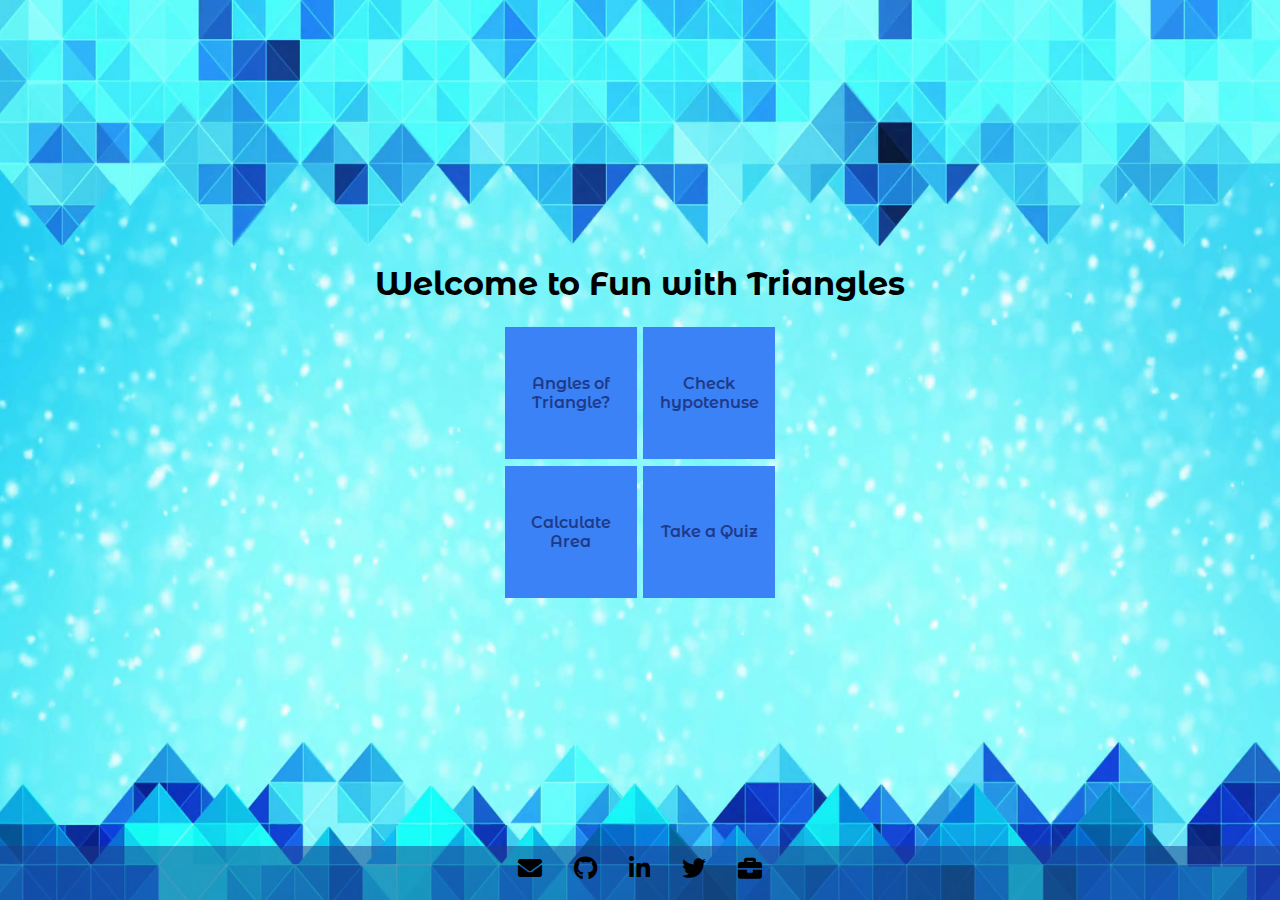
<file: index.html>
<!DOCTYPE html>
<html lang="en">
<head>
    <meta charset="UTF-8">
    <meta name="viewport" content="width=device-width, initial-scale=1.0">
    <title>Fun With Triangles</title>
    <meta name="author" content="Ankita Bagale">
    <link rel="stylesheet" href="https://cdnjs.cloudflare.com/ajax/libs/font-awesome/5.15.1/css/all.min.css">
    <link rel="stylesheet" href="style.css">
    <link rel="preconnect" href="https://fonts.gstatic.com">
    <link href="https://fonts.googleapis.com/css2?family=Montserrat+Alternates:wght@400;500;600&display=swap" rel="stylesheet">
</head>
<body>
    <div class="verticalMiddle">
        <div>
            <h1>Welcome to Fun with Triangles</h1>
            <div class="grid">
                <div class="col">
                    <a href="./anglesOfTri.html"><div class="cell"><p>Angles of Triangle?</p></div></a>
                    <a href="./calArea.html"><div class="cell">Calculate Area</div></a>                
                </div>
                <div class="col">
                    <a href="./checkHyp.html"><div class="cell">Check hypotenuse</div></a>                
                    <a href="./takeAQuiz.html"><div class="cell">Take a Quiz</div></a>
                </div>
            </div>
        </div>
       
    </div>
    
    <footer id="footer">
        <ul class="footer-list">
            <li class="list-item"><a target="_blank" href="mailto:manali.bagale@gmail.com" class="footer-links">
                <i class="fa fa-envelope" aria-hidden="true"></i></a>
            </li>
            <li class="list-item"><a target="_blank" href="https://github.com/AnkitaBagale">
                <i class="fab fa-github" aria-hidden="true"></i>
                </a>
            </li>
            <li class="list-item"><a target="_blank" href="https://www.linkedin.com/in/ankita-bagale1108">
                <i class="fab fa-linkedin-in"></i>
                </a>
            </li>
            <li class="list-item"><a target="_blank" href="https://twitter.com/AnkitaB1108">
                <i class="fab fa-twitter"></i>
                </a>
            </li>
            <li class="list-item"><a target="_blank" href="https://ankitabagale-portfolio.netlify.app/">
                <i class="fas fa-briefcase"></i>
                </a>
            </li>
            
        </ul>
    </footer>

</body>
</html>
</file>
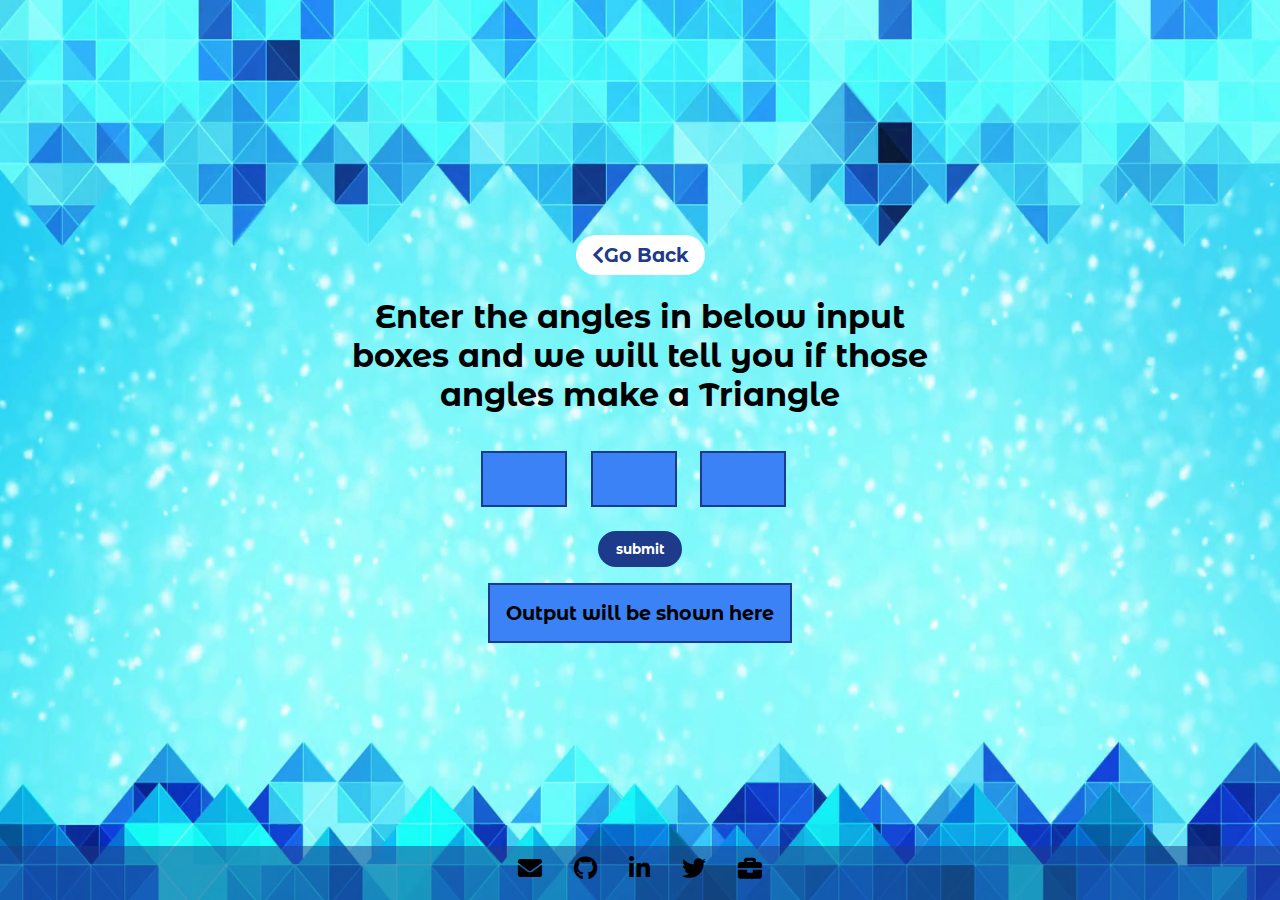
<file: anglesOfTri.html>
<!DOCTYPE html>
<html lang="en">
<head>
    <meta charset="UTF-8">
    <meta name="viewport" content="width=device-width, initial-scale=1.0">
    <title>Fun With Triangles</title>
    <meta name="author" content="Ankita Bagale">
    <link rel="stylesheet" href="https://cdnjs.cloudflare.com/ajax/libs/font-awesome/5.15.1/css/all.min.css">
    
    <link rel="stylesheet" href="style.css">
    <link rel="preconnect" href="https://fonts.gstatic.com">
    <link href="https://fonts.googleapis.com/css2?family=Montserrat+Alternates:wght@400;500;600&display=swap" rel="stylesheet">
    <link rel="stylesheet" href="https://cdnjs.cloudflare.com/ajax/libs/font-awesome/5.15.1/css/all.min.css">

</head>
<body>
    <div class="verticalMiddle">
        <section class="section">
                <div class="backCTAContainer">
                    <i class="fas fa-chevron-left"></i><a href="/index.html">Go Back</a>
                </div>
                
                <h1>Enter the angles in below input boxes and we will tell you if those angles make a Triangle</h1>
                
                <form class="form" id="formTriangle">
                    <input class="inputBox inputAngle" type="number" min="1" max="180" required>
                    <input class="inputBox inputAngle" type="number" min="1" max="180" required>
                    <input class="inputBox inputAngle" type="number" min="1" max="180" required>
                    <button class="button inputAngle" id="submitBtn">submit</button>
                </form>
                <div class="outputHere">
                    <div id="isTriangle">Output will be shown here</div>
                </div>
        </section>
    </div>
    
    <footer id="footer">
        <ul class="footer-list">
            <li class="list-item"><a target="_blank" href="mailto:manali.bagale@gmail.com" class="footer-links">
                <i class="fa fa-envelope" aria-hidden="true"></i></a>
            </li>
            <li class="list-item"><a target="_blank" href="https://github.com/AnkitaBagale">
                <i class="fab fa-github" aria-hidden="true"></i>
                </a>
            </li>
            <li class="list-item"><a target="_blank" href="https://www.linkedin.com/in/ankita-bagale1108">
                <i class="fab fa-linkedin-in"></i>
                </a>
            </li>
            <li class="list-item"><a target="_blank" href="https://twitter.com/AnkitaB1108">
                <i class="fab fa-twitter"></i>
                </a>
            </li>
            <li class="list-item"><a target="_blank" href="https://ankitabagale-portfolio.netlify.app/">
                <i class="fas fa-briefcase"></i>
                </a>
            </li>
            
        </ul>
    </footer>

    <script src="anglesOfTri.js"></script>
</body>
</html>
</file>
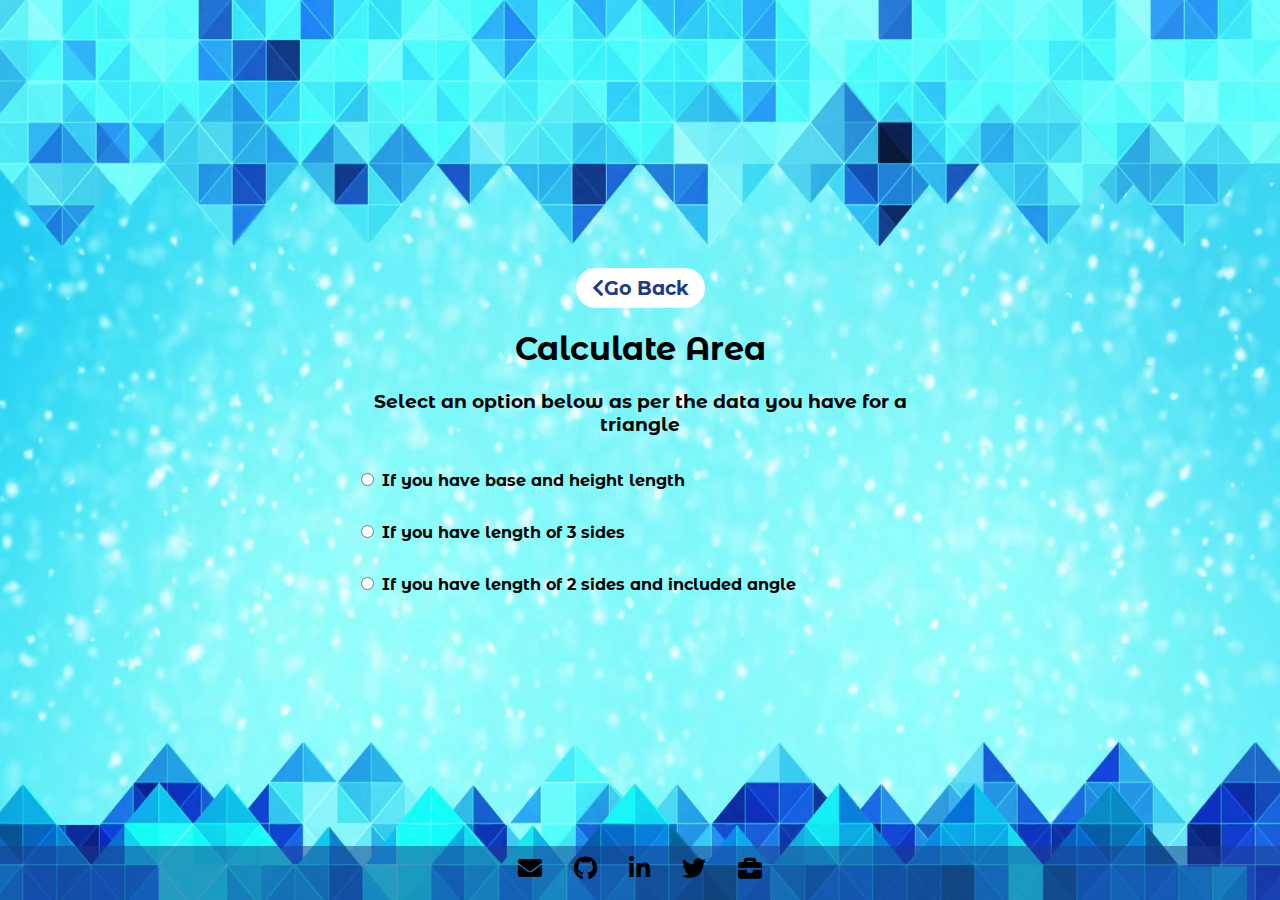
<file: calArea.html>
<!DOCTYPE html>
<html lang="en">
<head>
    <meta charset="UTF-8">
    <meta name="viewport" content="width=device-width, initial-scale=1.0">
    <title>Fun With Triangles</title>
    <meta name="author" content="Ankita Bagale">
    <link rel="stylesheet" href="https://cdnjs.cloudflare.com/ajax/libs/font-awesome/5.15.1/css/all.min.css">
    
    <link rel="stylesheet" href="style.css">
    <link rel="preconnect" href="https://fonts.gstatic.com">
    <link href="https://fonts.googleapis.com/css2?family=Montserrat+Alternates:wght@400;500;600&display=swap" rel="stylesheet">
    <link rel="stylesheet" href="https://cdnjs.cloudflare.com/ajax/libs/font-awesome/5.15.1/css/all.min.css">

</head>
<body>
    <div class="verticalMiddle">
        <section class="section">
            <div class="backCTAContainer">
                <i class="fas fa-chevron-left"></i><a href="/index.html">Go Back</a>
            </div>
            <h1>Calculate Area</h1>
            <h3>Select an option below as per the data you have for a triangle</h3>

            <!-- select option to calculate area -->
            <form class="formulaSelectionForm">
                <div class="radio">
                    <label class="label" for="calArea1">
                    <input type="radio" id="calArea1" name="areaCalOption" value="areaCalOption1">
                    If you have base and height length</label>
                </div>
                <div class="radio">
                    <label class="label" for="calArea2">
                    <input type="radio" id="calArea2" name="areaCalOption" value="areaCalOption2">
                    If you have length of 3 sides</label>
                </div>
                <div class="radio">
                    <label class="label" for="calArea3">
                    <input type="radio" id="calArea3" name="areaCalOption" value="areaCalOption3">
                    If you have length of 2 sides and included angle</label>
                </div>
            </form>

            <!-- area calculation 1st formula -->
            <div style="margin-top: 1rem; margin-bottom: 1rem;" class="areaCalBlock">
                <div class="triangle">
                    
                    <label class="label heightH">height</label>
                    <label class="label sideC">base</label>
                    <div class="line line1"></div>
                    <div class="line line2"></div>
                    <div class="line line3"></div>
                    <div class="line line4"></div>
                    <div class="line line5"></div>
                    <div class="line line6"></div>
                </div>
                
                <form class="form" class="formForAreaCal">
                    <label class="label">base=
                        <input class="inputBox inputSide inputInOption1" type="number" min="0.0001" step="0.00001" required> 
                    </label>

                    <label class="label">height=
                        <input class="inputBox inputSide inputInOption1" type="number" min="0.0001" step="0.00001" required>
                    </label>
                    
                    <button class="button" id="submitBtn">calculate</button>
                </form>
                <h2>Area will be calculated here-</h2>
                <div class="outputHere">
                    <label class="label">Area=</label>
                    <div style="display:inline;" class="areaShowHere">1/2*base*height</div>
                </div>
            </div>

            <!-- area calculation 2nd formula -->
            <div style="margin-top: 1rem; margin-bottom: 1rem;" class="areaCalBlock">
                <div class="triangle">
                    <label class="label sideA">a</label>
                    <label class="label sideB">b</label>
                    <label class="label sideC">c</label>
                    <div class="line line1"></div>
                    <div class="line line2"></div>
                    <div class="line line3"></div>
                </div>
                
                <form class="form" class="formForAreaCal">
                    
                    <label class="label">a=
                        <input class="inputBox inputSide inputInOption2" type="number" min="0.0001" step="0.00001" required>
                    </label>

                    <label class="label">b=
                        <input class="inputBox inputSide inputInOption2" type="number" min="0.0001" step="0.00001" required>
                    </label>

                    <label class="label">c=
                        <input class="inputBox inputSide inputInOption2" type="number" min="0.0001" step="0.00001" required>
                    </label>
                    <p class="label error" style="color: brown;">Enter valid side lengths such that each side length should be less than sum of other two sides</p>
                    
                    <button class="button" id="submitBtn">calculate</button>
                </form>
                <h2>Area will be calculated here-</h2>
                <div class="outputHere">
                    <label class="label">Area=</label>
                    <div style="display:inline;" class="areaShowHere"><span style="font-size: 1.8rem;">√</span><span style="border-top:2px solid black; padding-top:0.1rem;">s(s-a)(s-b)(s-c)</span></div>
                </div>
            </div>
            
             <!-- area calculation 3rd formula -->
            <div style="margin-top: 1rem; margin-bottom: 1rem;" class="areaCalBlock">
                <div class="triangle">
                    <label class="label angleA">A</label>
                    <label class="label sideB">b</label>
                    <label class="label sideC">c</label>
                    <div class="line line1"></div>
                    <div class="line line2"></div>
                    <div class="line line3"></div>
                </div>
                
                <form class="form" class="formForAreaCal">
                    
                    <label class="label">b=
                        <input class="inputBox inputSide inputInOption3" type="number" min="0.0001" step="0.00001" required>
                    </label>
                    
                    <label class="label">c=
                        <input class="inputBox inputSide inputInOption3" type="number" min="0.0001" step="0.00001" required>
                    </label>

                    <label class="label">∠A(deg)=
                        <input class="inputBox inputSide inputInOption3" type="number" min="0.0001" step="0.00001" max="360" required>
                    </label>

                    <button class="button" id="submitBtn">calculate</button>
                </form>
                <h2>Area will be calculated here-</h2>
                <div class="outputHere">
                    <label class="label">Area=</label>
                    <div style="display:inline;" class="areaShowHere">1/2*b*c*sin(A)</div>
                </div>
            </div>
            

        </section>
    </div>
    
    
    
    
    <footer id="footer">
        <ul class="footer-list">
            <li class="list-item"><a target="_blank" href="mailto:manali.bagale@gmail.com" class="footer-links">
                <i class="fa fa-envelope" aria-hidden="true"></i></a>
            </li>
            <li class="list-item"><a target="_blank" href="https://github.com/AnkitaBagale">
                <i class="fab fa-github" aria-hidden="true"></i>
                </a>
            </li>
            <li class="list-item"><a target="_blank" href="https://www.linkedin.com/in/ankita-bagale1108">
                <i class="fab fa-linkedin-in"></i>
                </a>
            </li>
            <li class="list-item"><a target="_blank" href="https://twitter.com/AnkitaB1108">
                <i class="fab fa-twitter"></i>
                </a>
            </li>
            <li class="list-item"><a target="_blank" href="https://ankitabagale-portfolio.netlify.app/">
                <i class="fas fa-briefcase"></i>
                </a>
            </li>
            
        </ul>
    </footer>

    <script src="calArea.js"></script>

</body>
</html>
</file>
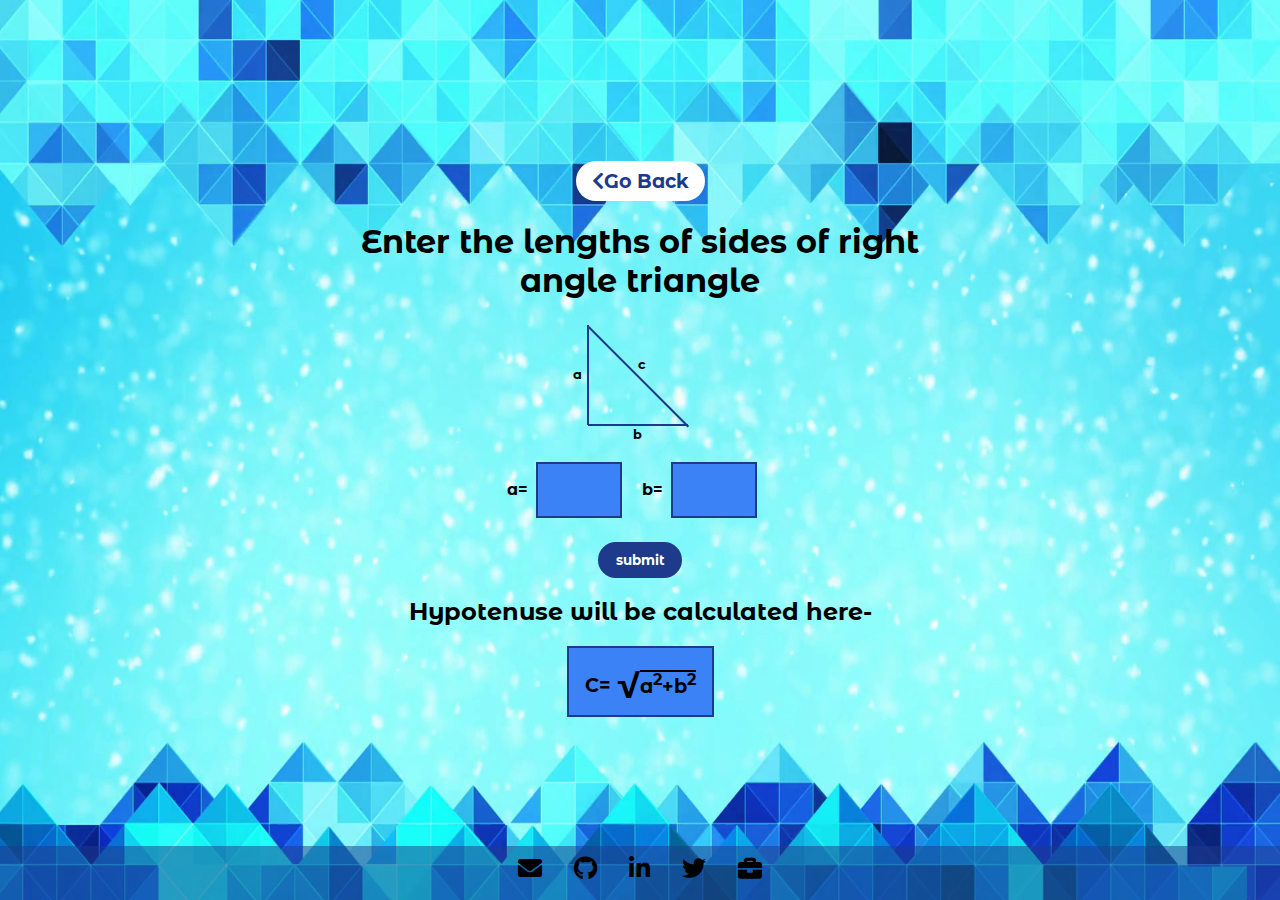
<file: checkHyp.html>
<!DOCTYPE html>
<html lang="en">
<head>
    <meta charset="UTF-8">
    <meta name="viewport" content="width=device-width, initial-scale=1.0">
    <title>Fun With Triangles</title>
    <meta name="author" content="Ankita Bagale">
    <link rel="stylesheet" href="https://cdnjs.cloudflare.com/ajax/libs/font-awesome/5.15.1/css/all.min.css">
    <link rel="stylesheet" href="style.css">
    <link rel="preconnect" href="https://fonts.gstatic.com">
    <link href="https://fonts.googleapis.com/css2?family=Montserrat+Alternates:wght@400;500;600&display=swap" rel="stylesheet">
    <link rel="stylesheet" href="https://cdnjs.cloudflare.com/ajax/libs/font-awesome/5.15.1/css/all.min.css">

</head>
<body>
    <div class="verticalMiddle">
        <section class="section">
            <div class="backCTAContainer">
                <i class="fas fa-chevron-left"></i><a href="/index.html">Go Back</a>
            </div>
            <h1>Enter the lengths of sides of right angle triangle</h1>
            <div class="triangle">
                <label class="label sideA">a</label>
                <label class="label sideB">b</label>
                <label class="label sideC">c</label>
                <div class="line line1"></div>
                <div class="line line2"></div>
                <div class="line line3"></div>
            </div>
            
            <form class="form" id="formHyp">
                
                <label class="label">a=
                <input class="inputBox inputSide" type="number" min="0.0001" step="0.00001" required> </label>
                
                <label class="label">b=
                <input class="inputBox inputSide" type="number" min="0.0001" step="0.00001" required></label>

                <button class="button" id="submitBtn">submit</button> 
            </form>
            <h2>Hypotenuse will be calculated here-</h2>
            <div class="outputHere">
                <label class="label">C=</label>
                <div style="display:inline;" class="hypShowHere"><span style="font-size: 1.8rem;">√</span><span style="border-top:2px solid black; padding-top:0.1rem;">a<sup>2</sup>+b<sup>2</sup></span></div>
            </div>                
        </section>
    </div>
    
    <footer id="footer">
        <ul class="footer-list">
            <li class="list-item"><a target="_blank" href="mailto:manali.bagale@gmail.com" class="footer-links">
                <i class="fa fa-envelope" aria-hidden="true"></i></a>
            </li>
            <li class="list-item"><a target="_blank" href="https://github.com/AnkitaBagale">
                <i class="fab fa-github" aria-hidden="true"></i>
                </a>
            </li>
            <li class="list-item"><a target="_blank" href="https://www.linkedin.com/in/ankita-bagale1108">
                <i class="fab fa-linkedin-in"></i>
                </a>
            </li>
            <li class="list-item"><a target="_blank" href="https://twitter.com/AnkitaB1108">
                <i class="fab fa-twitter"></i>
                </a>
            </li>
            <li class="list-item"><a target="_blank" href="https://ankitabagale-portfolio.netlify.app/">
                <i class="fas fa-briefcase"></i>
                </a>
            </li>
            
        </ul>
    </footer>

    <script>
        const inputSides= document.querySelectorAll(".inputSide");
        let lengthA, lengthB;
        const formHyp = document.querySelector("#formHyp");
        const hypotenuse= document.querySelector(".hypShowHere");
        formHyp.addEventListener('submit', (e)=>{
            e.preventDefault();
            lengthA = Number(inputSides[0].value);  
            lengthB = Number(inputSides[1].value);  
            
            hypotenuse.innerText = Math.sqrt((lengthA*lengthA) + (lengthB*lengthB));
            
        })

    </script>

</body>
</html>
</file>
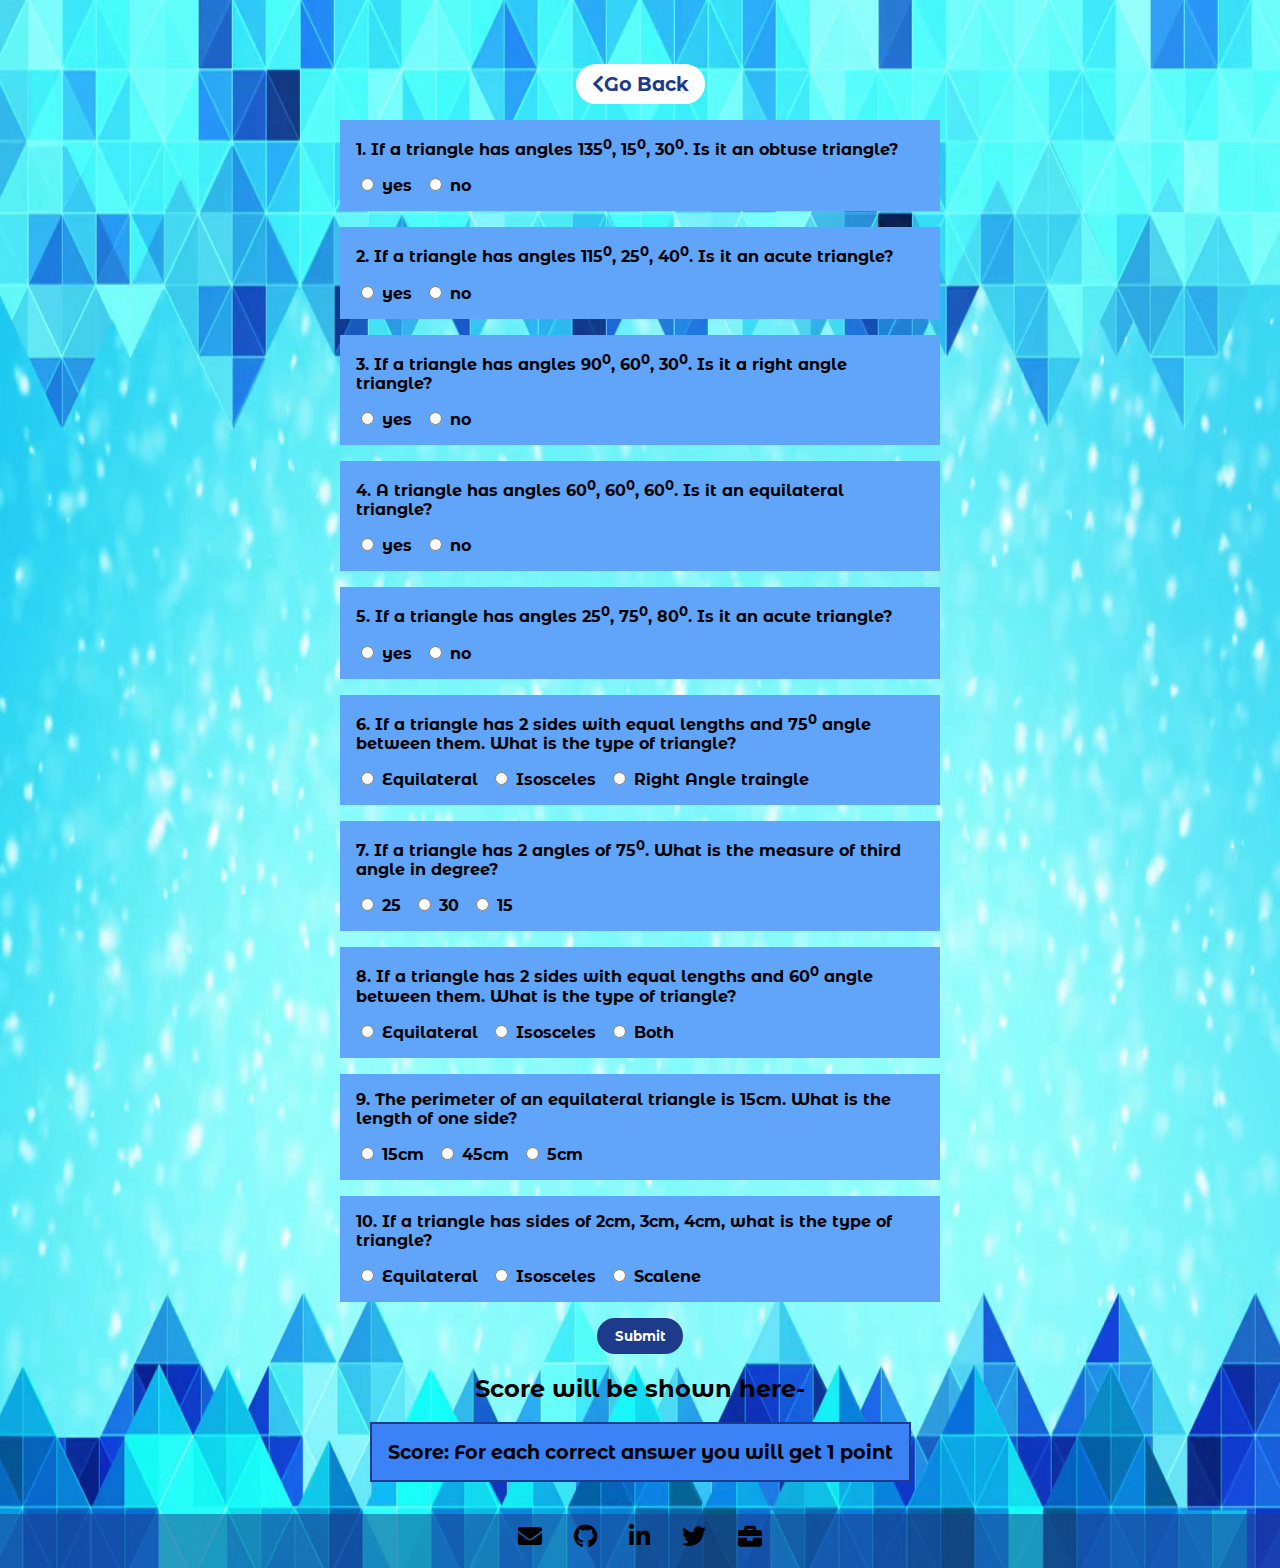
<file: takeAQuiz.html>
<!DOCTYPE html>
<html lang="en">
<head>
    <meta charset="UTF-8">
    <meta name="viewport" content="width=device-width, initial-scale=1.0">
    <title>Fun With Triangles</title>
    <meta name="author" content="Ankita Bagale">
    <link rel="stylesheet" href="https://cdnjs.cloudflare.com/ajax/libs/font-awesome/5.15.1/css/all.min.css">
    <link rel="stylesheet" href="style.css">
    <link rel="preconnect" href="https://fonts.gstatic.com">
    <link href="https://fonts.googleapis.com/css2?family=Montserrat+Alternates:wght@400;500;600&display=swap" rel="stylesheet">
    <link rel="stylesheet" href="https://cdnjs.cloudflare.com/ajax/libs/font-awesome/5.15.1/css/all.min.css">

</head>
<body>
    <div class="verticalMiddle">
        <section class="section">
                <div class="backCTAContainer">
                    <i class="fas fa-chevron-left"></i><a href="/index.html">Go Back</a>
                </div>

                <form class="formQuiz">
                    
                    <div class="radio ow">
                        <label class="label question">1. If a triangle has angles 135<sup>0</sup>, 15<sup>0</sup>, 30<sup>0</sup>. Is it an obtuse triangle?</label>
                        
                        <label for="radio1" class="label"><input required type="radio" id="radio1" name="que1" value="option1">
                        yes</label>
                        
                        <label for="radio2" class="label"><input required type="radio" id="radio2" name="que1" value="option2">
                        no</label>
                    </div>
                    
                    <div class="radio ow">
                        <label class="label question">2. If a triangle has angles 115<sup>0</sup>, 25<sup>0</sup>, 40<sup>0</sup>. Is it an acute triangle?</label>
                        
                        <label for="radio3" class="label"><input required type="radio" id="radio3" name="que2" value="option1">
                        yes</label>
                        
                        <label for="radio4" class="label"><input required type="radio" id="radio4" name="que2" value="option2">
                        no</label>
                    </div>
                    
                    <div class="radio ow">
                        <label class="label question">3. If a triangle has angles 90<sup>0</sup>, 60<sup>0</sup>, 30<sup>0</sup>. Is it a right angle triangle?</label>
                        
                        <label for="radio5" class="label"><input required type="radio" id="radio5" name="que3" value="option1">
                        yes</label>
                        
                        <label for="radio6" class="label"><input required type="radio" id="radio6" name="que3" value="option2">
                        no</label>
                    </div>
                    
                    <div class="radio ow">
                        <label class="label question">4. A triangle has angles 60<sup>0</sup>, 60<sup>0</sup>, 60<sup>0</sup>. Is it an equilateral triangle?</label>
                        
                        <label for="radio7" class="label"><input required type="radio" id="radio7" name="que4" value="option1">
                        yes</label>
                        
                        <label for="radio8" class="label"><input required type="radio" id="radio8" name="que4" value="option2">
                        no</label>
                    </div>

                    <div class="radio ow">
                        <label class="label question">5. If a triangle has angles 25<sup>0</sup>, 75<sup>0</sup>, 80<sup>0</sup>. Is it an acute triangle?</label>
                        
                        <label for="radio9" class="label"><input required type="radio" id="radio9" name="que5" value="option1">
                        yes</label>
                        
                        <label for="radio10" class="label"><input required type="radio" id="radio10" name="que5" value="option2">
                        no</label>
                    </div>
                    <div class="radio ow">
                        <label class="label question">6. If a triangle has 2 sides with equal lengths and 75<sup>0</sup> angle between them. What is the type of triangle?</label>
                        
                        <label for="radio11" class="label"><input required type="radio" id="radio11" name="que6" value="option1">
                        Equilateral</label>
                        
                        <label for="radio12" class="label"><input required type="radio" id="radio12" name="que6" value="option2">
                        Isosceles</label>
                        
                        <label for="radio13" class="label"><input required type="radio" id="radio13" name="que6" value="option3">
                        Right Angle traingle</label>
                    </div>
                    
                    <div class="radio ow">
                        <label class="label question">7. If a triangle has 2 angles of 75<sup>0</sup>. What is the measure of third angle in degree?</label>
                        
                        <label for="radio14" class="label"><input required type="radio" id="radio14" name="que7" value="option1">
                        25</label>
                        
                        <label for="radio15" class="label"><input required type="radio" id="radio15" name="que7" value="option2">
                        30</label>
                        
                        <label for="radio16" class="label"><input required type="radio" id="radio16" name="que7" value="option3">
                        15</label>
                    </div>
                    <div class="radio ow">
                        <label class="label question">8. If a triangle has 2 sides with equal lengths and 60<sup>0</sup> angle between them. What is the type of triangle?</label>
                        
                        <label for="radio17" class="label"><input required type="radio" id="radio17" name="que8" value="option1">
                        Equilateral</label>
                        
                        <label for="radio18" class="label"><input required type="radio" id="radio18" name="que8" value="option2">
                        Isosceles</label>
                        
                        <label for="radio19" class="label"><input required type="radio" id="radio19" name="que8" value="option3">
                        Both</label>
                    </div>
                    
                    <div class="radio ow">
                        <label class="label question">9. The perimeter of an equilateral triangle is 15cm. What is the length of one side?</label>
                        
                        <label for="radio20" class="label"><input required type="radio" id="radio20" name="que9" value="option1">
                        15cm</label>
                        
                        <label for="radio21" class="label"><input required type="radio" id="radio21" name="que9" value="option2">
                        45cm</label>
                        
                        <label for="radio22" class="label"><input required type="radio" id="radio22" name="que9" value="option3">
                        5cm</label>
                    </div>

                    <div class="radio ow">
                        <label class="label question">10. If a triangle has sides of 2cm, 3cm, 4cm, what is the type of triangle?</label>
                        
                        <label for="radio23" class="label"><input required type="radio" id="radio23" name="que10" value="option1">
                        Equilateral</label>
                        
                        <label for="radio24" class="label"><input required type="radio" id="radio24" name="que10" value="option2">
                        Isosceles</label>
                        
                        <label for="radio25" class="label"><input required type="radio" id="radio25" name="que10" value="option3">
                        Scalene</label>
                    </div>
                    <button class="button" id="submitQuiz">Submit</button>
                </form>
                <h2>Score will be shown here-</h2>
                <div class="outputHere">
                    <label class="label">Score:</label>
                    <div style="display:inline;" class="scoreHere">For each correct answer you will get 1 point</div>
                </div>
        </section>
    </div>
    
    <footer id="footer">
        <ul class="footer-list">
            <li class="list-item"><a target="_blank" href="mailto:manali.bagale@gmail.com" class="footer-links">
                <i class="fa fa-envelope" aria-hidden="true"></i></a>
            </li>
            <li class="list-item"><a target="_blank" href="https://github.com/AnkitaBagale">
                <i class="fab fa-github" aria-hidden="true"></i>
                </a>
            </li>
            <li class="list-item"><a target="_blank" href="https://www.linkedin.com/in/ankita-bagale1108">
                <i class="fab fa-linkedin-in"></i>
                </a>
            </li>
            <li class="list-item"><a target="_blank" href="https://twitter.com/AnkitaB1108">
                <i class="fab fa-twitter"></i>
                </a>
            </li>
            <li class="list-item"><a target="_blank" href="https://ankitabagale-portfolio.netlify.app/">
                <i class="fas fa-briefcase"></i>
                </a>
            </li>
            
        </ul>
    </footer>
    
    <script src="quiz.js"></script>
</body>
</html>
</file>
<file: style.css>
:root{
    --primary-color: #1E3A8A;
    --secondary-color: #3B82F6;
    --off-white: #60A5FA;
}

*{
    font-family: 'Montserrat Alternates', sans-serif;
}

body{
    background-image: url('bgTriangles.jpg');
    background-repeat: no-repeat;
    background-position: center;
    background-size: 100% 100%;
    min-height: 100vh;
    margin: 0;
}

.grid{
    display: flex;
    flex-wrap: wrap;
    justify-content: center;
}

.verticalMiddle{
    display: flex;
    justify-content: center;
    align-items: center;
    min-height: 94vh;
    text-align: center;
}

.cell{
    background-color: var(--secondary-color);
    width: 100px;
    height: 100px;
    margin: 0.2rem 0.2rem 0.4rem;
    padding: 1rem;

    text-align: center;
    display: flex;
    justify-content: center;
    align-items: center;

    font-size: 1rem;
    font-weight: 600;
    cursor: pointer;
    color:var(--primary-color);
}
a{
    text-decoration: none;
    color: black;
}

.col a:hover .cell{
    background-color: var(--primary-color);
    color: white;
    text-decoration: none;
}
.section{
    width: 100%;
    max-width: 600px;
    text-align: center;
    margin: 2rem 1rem;
}

.inputBox{
    background-color: var(--secondary-color);
    border:2px solid var(--primary-color);
    padding: 1rem;
    margin: 1rem 1rem 1.5rem 0.2rem;
    height: 20px;
    width: 50px;
    overflow: scroll;

}
.inputBox::-webkit-scrollbar {
    width: 0px;
  }

.button{
    display: block;
    margin: 0 auto 1rem;
    padding: 0.5rem 1rem;
    background-color: var(--primary-color);
    color: white;
    font-weight: bold;
    border: none;
    border-radius: 1.5rem;
    cursor: pointer;
    border: 2px solid var(--primary-color);
}

.button:hover{
    background-color: var(--secondary-color);
    color:var(--primary-color);
}

.backCTAContainer{
    margin: 2rem auto 0rem;
    color: var(--primary-color);
    font-size: 1.2rem;
    width: fit-content;
    padding: 0.5rem 1rem;

    border-radius: 1.5rem;
    background-color: white;
}
.backCTAContainer a{
font-weight: bold;
color: var(--primary-color);
}
.backCTAContainer a:hover{
    border-bottom: 2px solid var(--primary-color);
}

.outputHere{
    margin: auto;
    font-weight: bold;
    font-size: 1.2rem;
    padding: 1rem;
    width: fit-content;
    border: 2px solid var(--primary-color);
    background-color: var(--secondary-color);
}
.label{
    font-weight: bold;
    display: inline-block;
}

/* triangle grahics in html and css */
.triangle div{
    height: 2px;
    background-color: var(--primary-color);
}
.triangle{
    position: relative;
    width: 104px;
    height: 104px;
    margin: 0 auto 20px;

}
.triangle label{
    position: absolute;
    font-size: 0.8rem;
}
    
.sideA{
    left: -15px;
    top: 45px;
}
.sideB{
    left: 45px;
    top:105px;
}
.sideC{
    left: 50px;
    top: 35px;
}
.heightH{
    left: 25px;
    top:75px;
}
.angleA{
    left: 75px;
    top:87px;
}
.triangle .line1{
    width: 100px;
    bottom: -102px;
    
}

.triangle .line2{
    width: 100px;
    transform: rotate(90deg);
    top: 50px;
    left: -50px;
}
.triangle .line3{
    width: 141.42px;
    transform: rotate(45deg);
    top: 50px;
    left: -20px;
}
.triangle .line4{
    width: 71px;
    transform: rotate(135deg);
    left:-12px;
    top: 72px
}
.triangle .line5{
    width: 8px;
    transform: rotate(135deg);
    left:50px;
    top: 55px;
}
.triangle .line6{
    width: 12px;
    transform: rotate(45deg);
    left:41px;
    top: 50px;
}
.line{
    position: relative;
    bottom: -100px;
}


.formulaSelectionForm{
    text-align: left;
}

.areaCalBlock{
display: none;
}

.formQuiz{
    text-align: left;
}
.formQuiz label.question{
    display: block;
}
.radio input{
cursor: pointer;
padding: 0.5rem 0.5rem;
display: inline-block;
}
.radio{
    padding: 0.5rem 1rem;
    white-space: normal;
}
.radio label{
    cursor: pointer;
    padding: 0.5rem 0.5rem 0.5rem 0;
    display: inline-block;
}
.ow{
    background-color: var(--off-white);
    margin-top: 1rem;
    margin-bottom: 1rem;
}
.error{
    display: none;
}

#footer{
    width: 100%;
    min-height: 6vh;
    background-color: rgb(30, 58, 138, 0.5);
}
.footer-list{
    height: inherit;
    display: flex;
    flex-wrap: wrap;
    justify-content: center;
    align-items: center;
    padding-inline-start: 0px;
    margin-block-start: 0rem;
    margin-block-end: 0rem;
}

.list-item{
    list-style: none;
    font-size: 1.5rem;
    padding: 0.5rem 1rem;
}

@media screen and (max-width: 768px){
    body{
    background-image: url('bgTrianglesMob.jpg');
    background-repeat: no-repeat;
    background-position: center;
    background-size: 100% 100%;
    }
}
</file>
